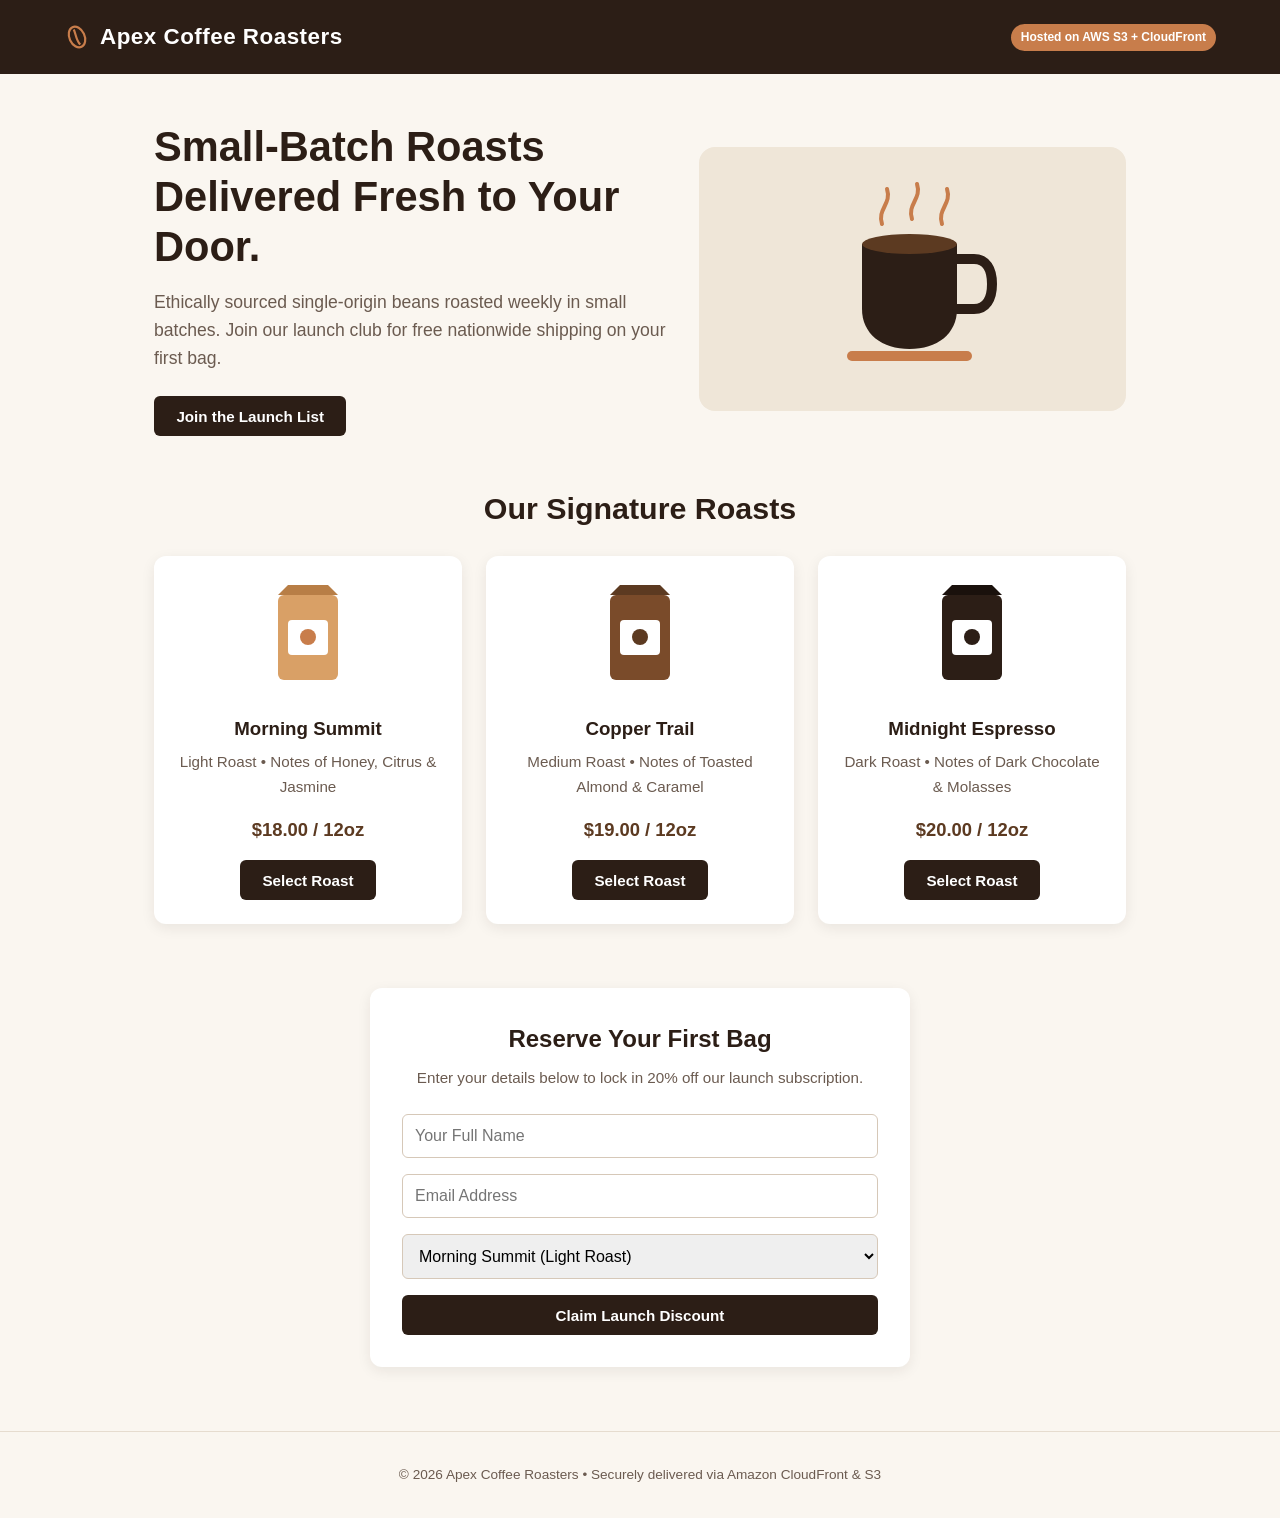
<file: index.html>
<!DOCTYPE html>
<html lang="en">
<head>
  <meta charset="UTF-8" />
  <meta name="viewport" content="width=device-width, initial-scale=1.0" />
  <title>Apex Coffee Roasters | Specialty Coffee Subscription</title>
  <link rel="stylesheet" href="styles.css" />
</head>
<body>

  <header>
    <div class="logo">
      <!-- Simple Coffee Bean SVG Icon -->
      <svg width="26" height="26" viewBox="0 0 24 24" fill="none" stroke="#c87d4b" stroke-width="2">
        <ellipse cx="12" cy="12" rx="7" ry="10" transform="rotate(-25 12 12)"/>
        <path d="M9 5c2 4 2 10 6 14"/>
      </svg>
      Apex Coffee Roasters
    </div>
    <span class="badge">Hosted on AWS S3 + CloudFront</span>
  </header>

  <section class="hero">
    <div>
      <h1>Small-Batch Roasts Delivered Fresh to Your Door.</h1>
      <p>Ethically sourced single-origin beans roasted weekly in small batches. Join our launch club for free nationwide shipping on your first bag.</p>
      <a href="#subscribe"><button class="btn">Join the Launch List</button></a>
    </div>
    <div class="hero-art">
      <!-- Steaming Coffee Mug Vector Illustration -->
      <svg width="200" height="200" viewBox="0 0 200 200" fill="none">
        <path d="M70 45 C65 30, 80 25, 75 10" stroke="#c87d4b" stroke-width="4" stroke-linecap="round"/>
        <path d="M100 40 C95 25, 110 20, 105 5" stroke="#c87d4b" stroke-width="4" stroke-linecap="round"/>
        <path d="M130 45 C125 30, 140 25, 135 10" stroke="#c87d4b" stroke-width="4" stroke-linecap="round"/>
        <path d="M50 65 H145 V130 C145 155, 125 170, 97.5 170 C70 170, 50 155, 50 130 Z" fill="#2c1e16"/>
        <path d="M145 80 H162 C174 80, 180 90, 180 105 C180 120, 174 130, 162 130 H145" stroke="#2c1e16" stroke-width="10" stroke-linecap="round"/>
        <ellipse cx="97.5" cy="65" rx="47.5" ry="10" fill="#5c3a21"/>
        <rect x="35" y="172" width="125" height="10" rx="5" fill="#c87d4b"/>
      </svg>
    </div>
  </section>

  <h2 class="section-title">Our Signature Roasts</h2>
  <section class="products">
    <!-- Roast 1 -->
    <div class="card">
      <svg width="90" height="110" viewBox="0 0 90 110" fill="none">
        <rect x="15" y="15" width="60" height="85" rx="6" fill="#d9a066"/>
        <path d="M15 15 L25 5 H65 L75 15 Z" fill="#b87e46"/>
        <rect x="25" y="40" width="40" height="35" rx="4" fill="#ffffff"/>
        <circle cx="45" cy="57" r="8" fill="#c87d4b"/>
      </svg>
      <h3>Morning Summit</h3>
      <p>Light Roast • Notes of Honey, Citrus &amp; Jasmine</p>
      <div class="price">$18.00 / 12oz</div>
      <button class="btn" onclick="selectRoast('Morning Summit')">Select Roast</button>
    </div>

    <!-- Roast 2 -->
    <div class="card">
      <svg width="90" height="110" viewBox="0 0 90 110" fill="none">
        <rect x="15" y="15" width="60" height="85" rx="6" fill="#7a4b2a"/>
        <path d="M15 15 L25 5 H65 L75 15 Z" fill="#5c3a21"/>
        <rect x="25" y="40" width="40" height="35" rx="4" fill="#ffffff"/>
        <circle cx="45" cy="57" r="8" fill="#5c3a21"/>
      </svg>
      <h3>Copper Trail</h3>
      <p>Medium Roast • Notes of Toasted Almond &amp; Caramel</p>
      <div class="price">$19.00 / 12oz</div>
      <button class="btn" onclick="selectRoast('Copper Trail')">Select Roast</button>
    </div>

    <!-- Roast 3 -->
    <div class="card">
      <svg width="90" height="110" viewBox="0 0 90 110" fill="none">
        <rect x="15" y="15" width="60" height="85" rx="6" fill="#2c1e16"/>
        <path d="M15 15 L25 5 H65 L75 15 Z" fill="#1a110c"/>
        <rect x="25" y="40" width="40" height="35" rx="4" fill="#ffffff"/>
        <circle cx="45" cy="57" r="8" fill="#2c1e16"/>
      </svg>
      <h3>Midnight Espresso</h3>
      <p>Dark Roast • Notes of Dark Chocolate &amp; Molasses</p>
      <div class="price">$20.00 / 12oz</div>
      <button class="btn" onclick="selectRoast('Midnight Espresso')">Select Roast</button>
    </div>
  </section>

  <section class="signup-box" id="subscribe">
    <h2>Reserve Your First Bag</h2>
    <p>Enter your details below to lock in 20% off our launch subscription.</p>
    <form id="subForm" onsubmit="handleSignup(event)">
      <input type="text" id="customerName" placeholder="Your Full Name" required />
      <input type="email" id="customerEmail" placeholder="Email Address" required />
      <select id="roastChoice">
        <option value="Morning Summit">Morning Summit (Light Roast)</option>
        <option value="Copper Trail">Copper Trail (Medium Roast)</option>
        <option value="Midnight Espresso">Midnight Espresso (Dark Roast)</option>
      </select>
      <button type="submit" class="btn">Claim Launch Discount</button>
    </form>
    <div id="confirmation"></div>
  </section>

  <footer>
    &copy; 2026 Apex Coffee Roasters • Securely delivered via Amazon CloudFront &amp; S3
  </footer>
<script src="script.js"></script>
</body>
</html>
</file>
<file: styles.css>
:root {
  --bg-cream: #faf6f0;
  --espresso: #2c1e16;
  --roast: #5c3a21;
  --caramel: #c87d4b;
  --card-bg: #ffffff;
  --text-muted: #6b5b50;
}

* {
  box-sizing: border-box;
  margin: 0;
  padding: 0;
  font-family: -apple-system, BlinkMacSystemFont, "Segoe UI", Roboto, sans-serif;
}

body {
  background-color: var(--bg-cream);
  color: var(--espresso);
  line-height: 1.6;
}

header {
  background-color: var(--espresso);
  color: #fff;
  padding: 1.2rem 5%;
  display: flex;
  justify-content: space-between;
  align-items: center;
}

.logo {
  font-size: 1.4rem;
  font-weight: 700;
  letter-spacing: 0.5px;
  display: flex;
  align-items: center;
  gap: 10px;
}

.badge {
  background: var(--caramel);
  color: #fff;
  font-size: 0.75rem;
  padding: 4px 10px;
  border-radius: 20px;
  font-weight: 600;
}

.hero {
  max-width: 1100px;
  margin: 3rem auto;
  padding: 0 5%;
  display: grid;
  grid-template-columns: 1.2fr 1fr;
  gap: 2rem;
  align-items: center;
}

.hero h1 {
  font-size: 2.6rem;
  line-height: 1.2;
  margin-bottom: 1rem;
}

.hero p {
  color: var(--text-muted);
  font-size: 1.1rem;
  margin-bottom: 1.5rem;
}

.hero-art {
  background: #efe6d8;
  border-radius: 16px;
  padding: 2rem;
  display: flex;
  justify-content: center;
  align-items: center;
}

.section-title {
  text-align: center;
  font-size: 1.9rem;
  margin: 3rem 0 1.5rem;
}

.products {
  max-width: 1100px;
  margin: 0 auto;
  padding: 0 5%;
  display: grid;
  grid-template-columns: repeat(auto-fit, minmax(280px, 1fr));
  gap: 1.5rem;
}

.card {
  background: var(--card-bg);
  border-radius: 12px;
  padding: 1.5rem;
  box-shadow: 0 4px 14px rgba(44, 30, 22, 0.08);
  text-align: center;
  transition: transform 0.2s ease;
}

.card:hover {
  transform: translateY(-4px);
}

.card h3 {
  margin: 1rem 0 0.4rem;
}

.card p {
  color: var(--text-muted);
  font-size: 0.95rem;
  margin-bottom: 1rem;
}

.price {
  font-weight: 700;
  font-size: 1.15rem;
  color: var(--roast);
  margin-bottom: 1rem;
}

.btn {
  background-color: var(--espresso);
  color: #fff;
  border: none;
  padding: 0.7rem 1.4rem;
  border-radius: 6px;
  font-size: 0.95rem;
  font-weight: 600;
  cursor: pointer;
  transition: background 0.2s;
}

.btn:hover {
  background-color: var(--caramel);
}

.signup-box {
  max-width: 540px;
  margin: 4rem auto;
  background: var(--card-bg);
  padding: 2rem;
  border-radius: 12px;
  box-shadow: 0 4px 14px rgba(44, 30, 22, 0.08);
  text-align: center;
}

.signup-box h2 {
  margin-bottom: 0.5rem;
}

.signup-box p {
  color: var(--text-muted);
  margin-bottom: 1.5rem;
  font-size: 0.95rem;
}

form {
  display: flex;
  flex-direction: column;
  gap: 1rem;
}

input, select {
  padding: 0.75rem;
  border: 1px solid #d6c8b8;
  border-radius: 6px;
  font-size: 1rem;
}

#confirmation {
  margin-top: 1rem;
  padding: 0.8rem;
  background: #e6f4ea;
  color: #1e6b34;
  border-radius: 6px;
  font-weight: 600;
  display: none;
}

footer {
  text-align: center;
  padding: 2rem;
  color: var(--text-muted);
  font-size: 0.85rem;
  border-top: 1px solid #e6dccf;
  margin-top: 3rem;
}

@media (max-width: 768px) {
  .hero {
    grid-template-columns: 1fr;
    text-align: center;
  }
}
</file>
